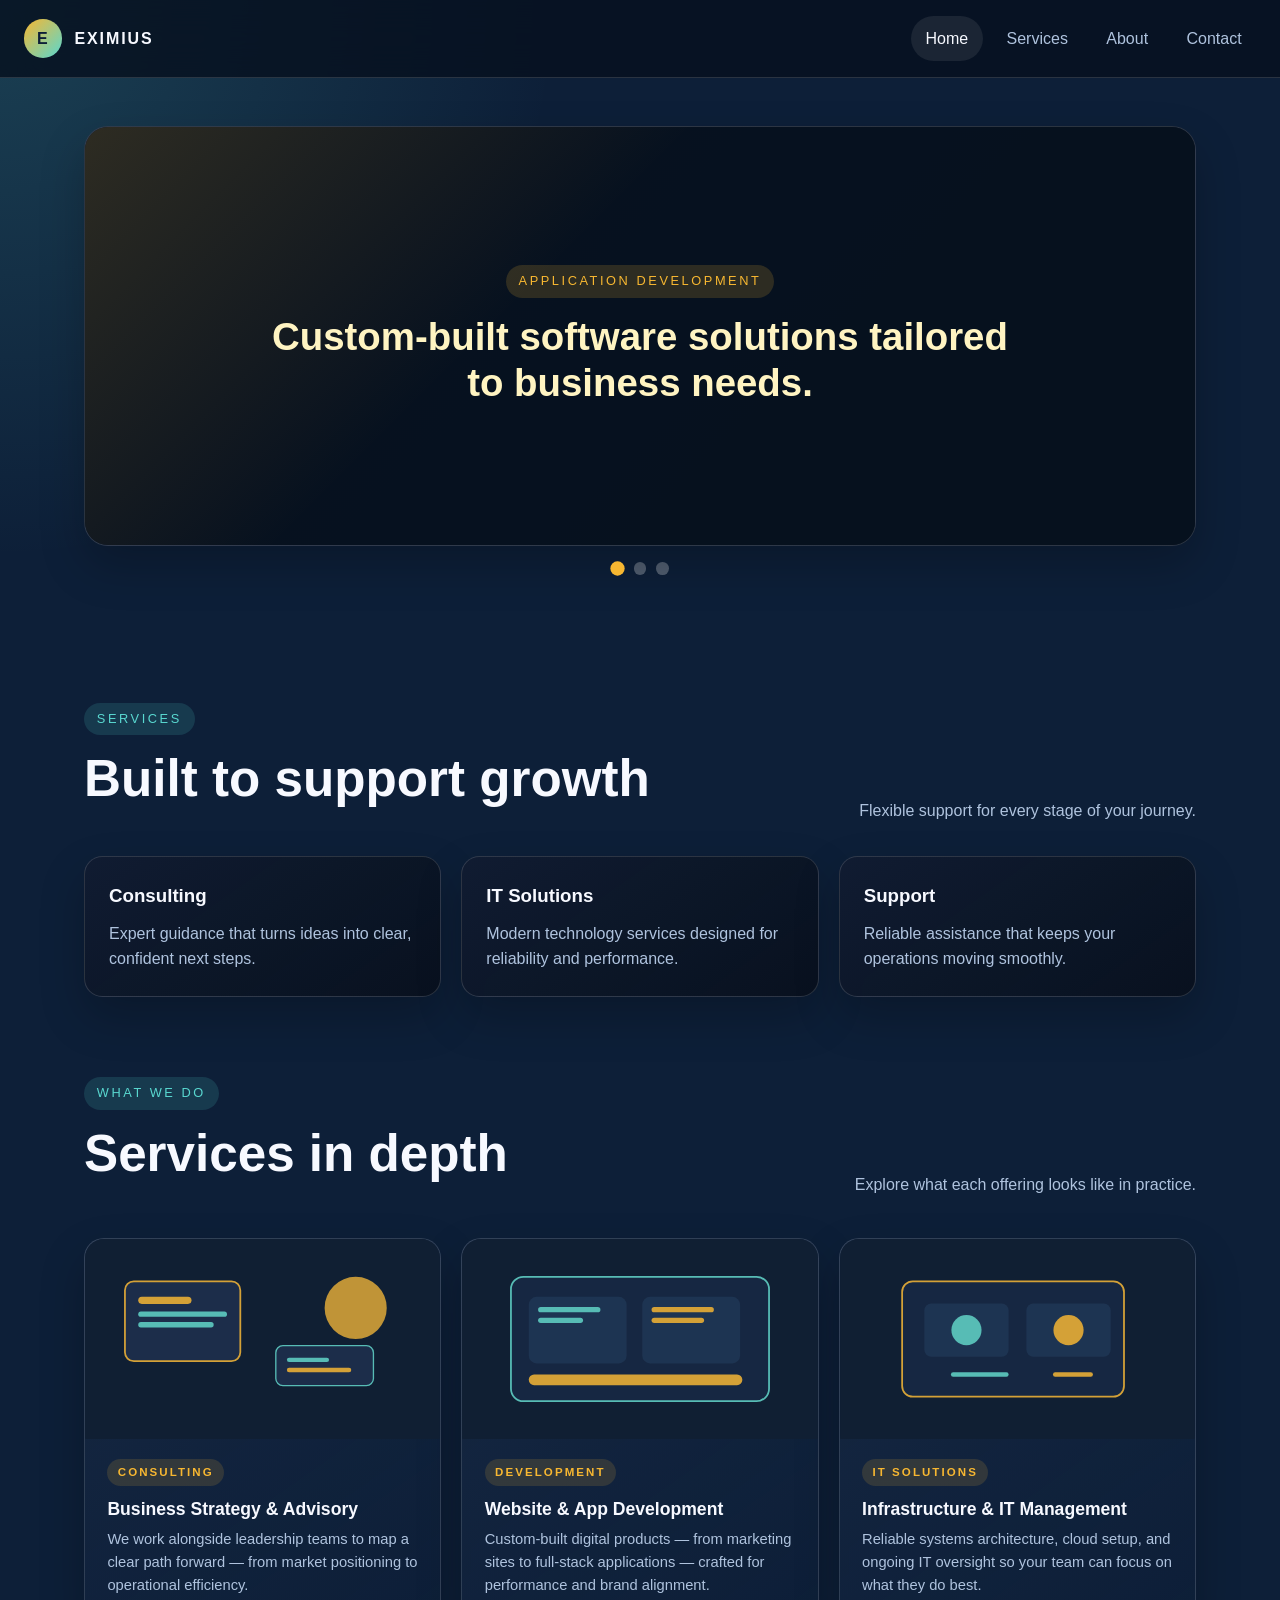
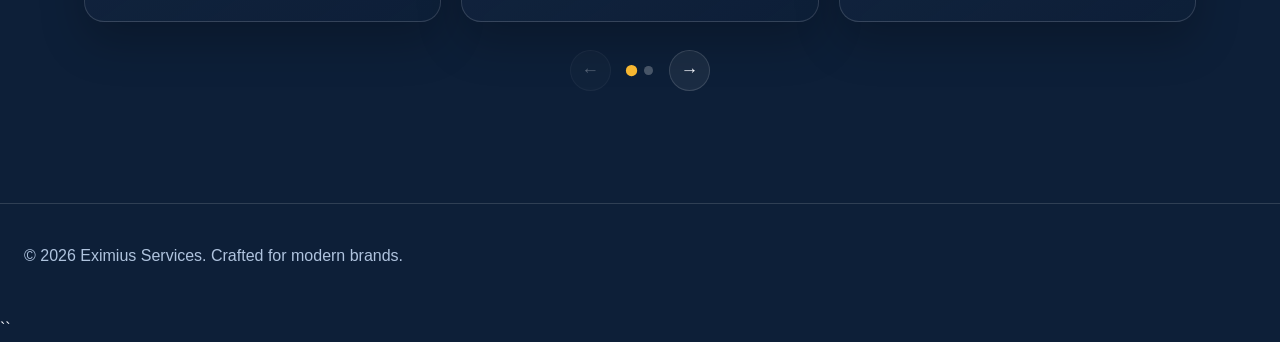
<file: index.html>
<!DOCTYPE html>
<html lang="en">
<head>
  <meta charset="UTF-8">
  <meta name="viewport" content="width=device-width, initial-scale=1.0">
  <title>Eximius Services</title>
  <link rel="stylesheet" href="styles.css">
</head>
<body>
  <div class="page-shell">
    <nav class="navbar">
      <a class="brand" href="index.html" aria-label="Eximius home">
        <span class="brand-mark">E</span>
        <span>Eximius</span>
      </a>
      <button class="menu-toggle" type="button" aria-label="Toggle navigation" aria-expanded="false">
        <span></span>
        <span></span>
        <span></span>
      </button>
      <div class="nav-links">
        <a class="nav-link active" href="index.html">Home</a>
        <a class="nav-link" href="services.html">Services</a>
        <a class="nav-link" href="about.html">About</a>
        <a class="nav-link" href="contact.html">Contact</a>
      </div>
    </nav>

    <main>
      <section class="hero-slider" aria-label="Eximius Services highlights">
        <div class="slider">
          <div class="slide active">
            <div class="slide-content">
              <span class="eyebrow">Application Development</span>
              <h2>Custom-built software solutions tailored to business needs.</h2>
            </div>
          </div>
          <div class="slide">
            <div class="slide-content">
              <span class="eyebrow">Website Development</span>
              <h2>Professional, responsive websites designed for performance and branding.</h2>
            </div>
          </div>
          <div class="slide">
            <div class="slide-content">
              <span class="eyebrow">IT &amp; Process Consulting</span>
              <h2>Helping businesses improve operations with smart IT and process strategies.</h2>
            </div>
          </div>
        </div>

        <div class="slider-dots" aria-label="Slide navigation">
          <button class="dot active" type="button" data-slide="0" aria-label="Go to slide 1"></button>
          <button class="dot" type="button" data-slide="1" aria-label="Go to slide 2"></button>
          <button class="dot" type="button" data-slide="2" aria-label="Go to slide 3"></button>
        </div>
      </section>

      <section class="services reveal">
        <div class="section-heading">
          <div>
            <span class="eyebrow">Services</span>
            <h2>Built to support growth</h2>
          </div>
          <p>Flexible support for every stage of your journey.</p>
        </div>

        <div class="cards">
          <article class="card">
            <h3>Consulting</h3>
            <p>Expert guidance that turns ideas into clear, confident next steps.</p>
          </article>

          <article class="card">
            <h3>IT Solutions</h3>
            <p>Modern technology services designed for reliability and performance.</p>
          </article>

          <article class="card">
            <h3>Support</h3>
            <p>Reliable assistance that keeps your operations moving smoothly.</p>
          </article>
        </div>
      </section>

      <section class="service-carousel reveal">
        <div class="section-heading">
          <div>
            <span class="eyebrow">What we do</span>
            <h2>Services in depth</h2>
          </div>
          <p>Explore what each offering looks like in practice.</p>
        </div>

        <div class="sc-track-wrapper">
          <div class="sc-track" id="scTrack">

            <div class="sc-slide">
              <img class="sc-img" src="assets/consulting.svg" alt="Business consulting session" loading="lazy">
              <div class="sc-body">
                <span class="sc-tag">Consulting</span>
                <h3>Business Strategy &amp; Advisory</h3>
                <p>We work alongside leadership teams to map a clear path forward — from market positioning to operational efficiency.</p>
              </div>
            </div>

            <div class="sc-slide">
              <img class="sc-img" src="assets/development.svg" alt="Web development workspace" loading="lazy">
              <div class="sc-body">
                <span class="sc-tag">Development</span>
                <h3>Website &amp; App Development</h3>
                <p>Custom-built digital products — from marketing sites to full-stack applications — crafted for performance and brand alignment.</p>
              </div>
            </div>

            <div class="sc-slide">
              <img class="sc-img" src="assets/it.svg" alt="IT infrastructure and networking" loading="lazy">
              <div class="sc-body">
                <span class="sc-tag">IT Solutions</span>
                <h3>Infrastructure &amp; IT Management</h3>
                <p>Reliable systems architecture, cloud setup, and ongoing IT oversight so your team can focus on what they do best.</p>
              </div>
            </div>

            <div class="sc-slide">
              <img class="sc-img" src="assets/process.svg" alt="Team collaboration and process improvement" loading="lazy">
              <div class="sc-body">
                <span class="sc-tag">Process</span>
                <h3>Workflow &amp; Process Optimisation</h3>
                <p>We audit, redesign, and streamline your internal workflows — reducing friction and unlocking capacity across your team.</p>
              </div>
            </div>

            <div class="sc-slide">
              <img class="sc-img" src="assets/analytics.svg" alt="Data analytics dashboard" loading="lazy">
              <div class="sc-body">
                <span class="sc-tag">Analytics</span>
                <h3>Data &amp; Reporting Dashboards</h3>
                <p>Turn raw data into decision-ready insights with custom dashboards and reporting pipelines tailored to your KPIs.</p>
              </div>
            </div>

            <div class="sc-slide">
              <img class="sc-img" src="assets/support.svg" alt="Ongoing client support" loading="lazy">
              <div class="sc-body">
                <span class="sc-tag">Support</span>
                <h3>Ongoing Managed Support</h3>
                <p>Dedicated support packages that keep your systems healthy, your team unblocked, and your operations running smoothly.</p>
              </div>
            </div>

          </div>
        </div>

        <div class="sc-controls">
          <button class="sc-btn" id="scPrev" aria-label="Previous services">&#8592;</button>
          <div class="sc-dots" id="scDots"></div>
          <button class="sc-btn" id="scNext" aria-label="Next services">&#8594;</button>
        </div>
      </section>
    </main>

    <footer>
      <p>© 2026 Eximius Services. Crafted for modern brands.</p>
    </footer>
  </div>

  <script src="script.js"></script>
</body>
</html>
``
</file>
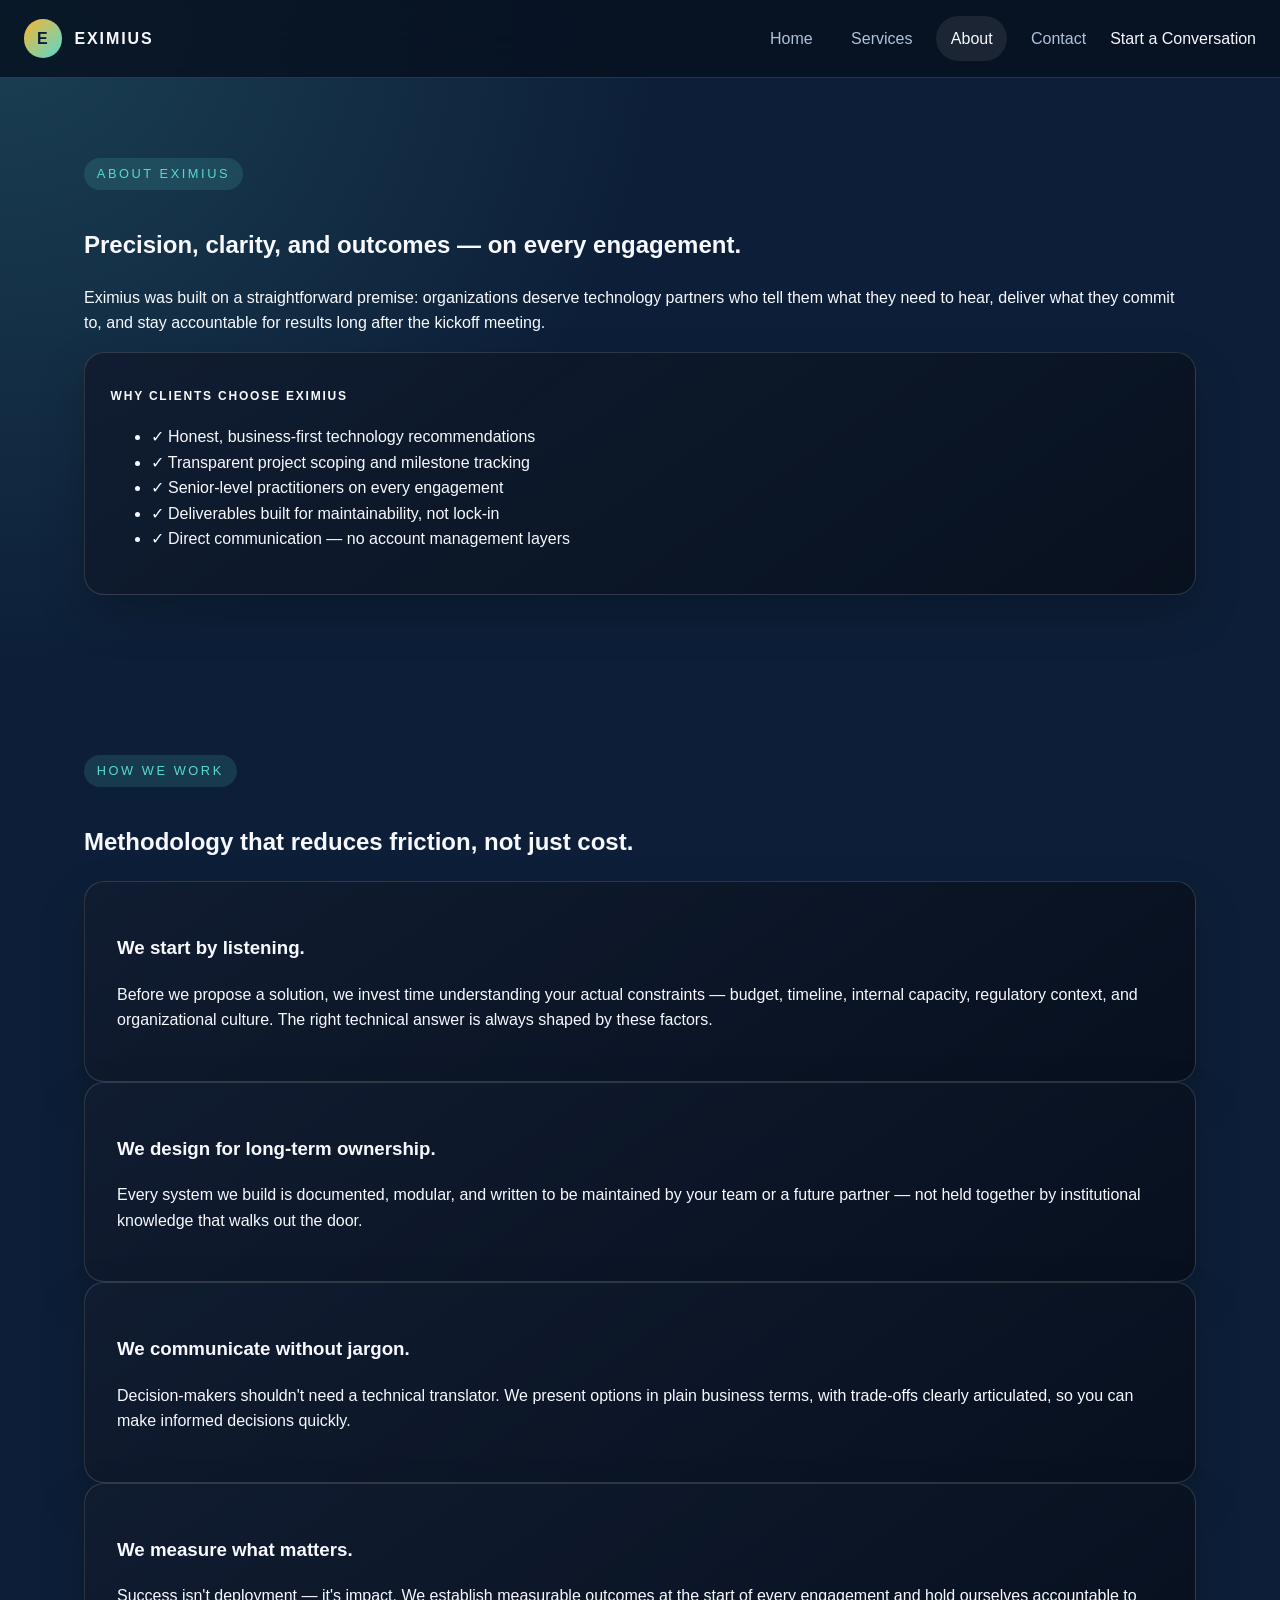
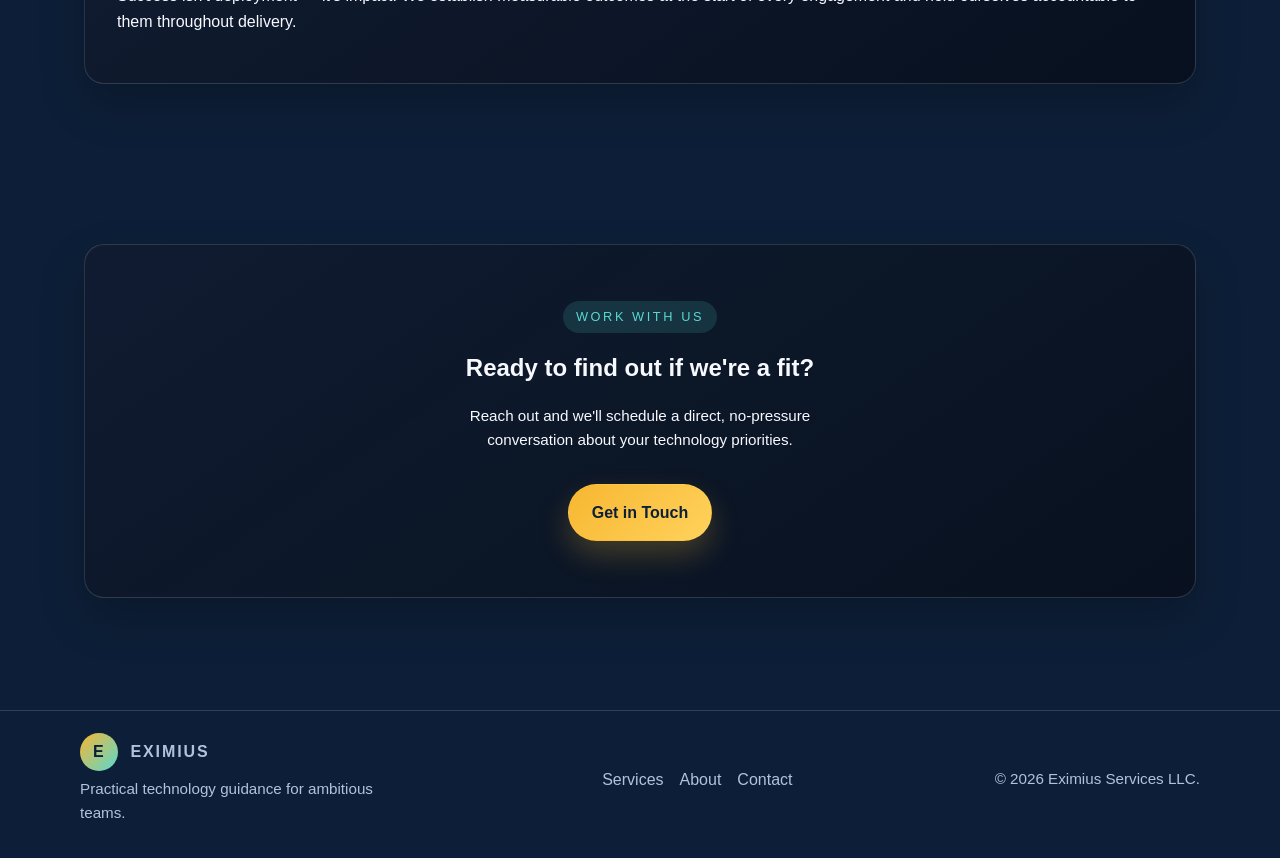
<file: about.html>
<!DOCTYPE html>
<html lang="en">
<head>
  <meta charset="UTF-8">
  <meta name="viewport" content="width=device-width, initial-scale=1.0">
  <title>About — Eximius IT Consulting</title>
  <meta name="description" content="Eximius is an IT consulting firm committed to practical strategy, disciplined delivery, and technology that creates lasting business value.">
  <link rel="stylesheet" href="styles.css">
</head>
<body>
  <div class="page-shell">

    <!-- NAVIGATION -->
    <nav class="navbar" role="navigation" aria-label="Main navigation">
      <a class="brand" href="index.html" aria-label="Eximius home">
        <span class="brand-mark">E</span>
        <span>Eximius</span>
      </a>
      <button class="menu-toggle" type="button" aria-label="Toggle navigation" aria-expanded="false">
        <span></span><span></span><span></span>
      </button>
      <div class="nav-links">
        <a class="nav-link" href="index.html">Home</a>
        <a class="nav-link" href="services.html">Services</a>
        <a class="nav-link active" href="about.html">About</a>
        <a class="nav-link" href="contact.html">Contact</a>
        <a class="nav-cta" href="contact.html">Start a Conversation</a>
      </div>
    </nav>

    <main>

      <!-- PAGE HERO -->
      <section class="page-hero">
        <div class="container">
          <div class="page-hero-layout">
            <div class="reveal">
              <span class="eyebrow">About Eximius</span>
              <h1>Precision, clarity, and outcomes — on every engagement.</h1>
              <span class="gold-rule"></span>
              <p>Eximius was built on a straightforward premise: organizations deserve technology partners who tell them what they need to hear, deliver what they commit to, and stay accountable for results long after the kickoff meeting.</p>
            </div>

            <!-- Right: Why choose us panel -->
            <div class="reveal">
              <div class="form-panel">
                <p style="font-size:0.75rem; font-weight:700; letter-spacing:0.15em; text-transform:uppercase; color:var(--text-3); margin-bottom:1.1rem;">Why clients choose Eximius</p>
                <ul class="check-list">
                  <li><span class="check-icon">✓</span> Honest, business-first technology recommendations</li>
                  <li><span class="check-icon">✓</span> Transparent project scoping and milestone tracking</li>
                  <li><span class="check-icon">✓</span> Senior-level practitioners on every engagement</li>
                  <li><span class="check-icon">✓</span> Deliverables built for maintainability, not lock-in</li>
                  <li><span class="check-icon">✓</span> Direct communication — no account management layers</li>
                </ul>
              </div>
            </div>
          </div>
        </div>
      </section>

      <!-- OUR APPROACH -->
      <section>
        <div class="container">
          <div class="reveal">
            <span class="eyebrow">How We Work</span>
            <h2 class="section-title">Methodology that reduces friction, not just cost.</h2>
          </div>

          <div class="about-values">
            <div class="value-card reveal">
              <h3>We start by listening.</h3>
              <p>
                Before we propose a solution, we invest time understanding your actual constraints — budget, timeline, internal capacity, regulatory context, and organizational culture. The right technical answer is always shaped by these factors.
              </p>
            </div>

            <div class="value-card reveal">
              <h3>We design for long-term ownership.</h3>
              <p>
                Every system we build is documented, modular, and written to be maintained by your team or a future partner — not held together by institutional knowledge that walks out the door.
              </p>
            </div>

            <div class="value-card reveal">
              <h3>We communicate without jargon.</h3>
              <p>
                Decision-makers shouldn't need a technical translator. We present options in plain business terms, with trade-offs clearly articulated, so you can make informed decisions quickly.
              </p>
            </div>

            <div class="value-card reveal">
              <h3>We measure what matters.</h3>
              <p>
                Success isn't deployment — it's impact. We establish measurable outcomes at the start of every engagement and hold ourselves accountable to them throughout delivery.
              </p>
            </div>
          </div>
        </div>
      </section>

      <!-- CTA -->
      <section>
        <div class="container">
          <div class="form-panel reveal" style="text-align:center; padding:3.5rem 2.5rem;">
            <span class="eyebrow" style="justify-content:center;">Work With Us</span>
            <h2 class="section-title" style="margin:0 auto 1rem; max-width:480px;">
              Ready to find out if we're a fit?
            </h2>
            <p style="color:var(--text-2); font-size:0.95rem; margin-bottom:2rem; max-width:400px; margin-left:auto; margin-right:auto;">
              Reach out and we'll schedule a direct, no-pressure conversation about your technology priorities.
            </p>
            <a class="btn btn-primary" href="contact.html">Get in Touch</a>
          </div>
        </div>
      </section>

    </main>

    <!-- FOOTER -->
    <footer class="footer">
      <div class="container footer-shell">
        <div class="footer-brand">
          <div class="brand">
            <span class="brand-mark">E</span>
            <span class="brand-name">Eximius</span>
          </div>
          <p class="footer-desc">Practical technology guidance for ambitious teams.</p>
        </div>
        <div class="footer-links-group">
          <a href="services.html">Services</a>
          <a href="about.html">About</a>
          <a href="contact.html">Contact</a>
        </div>
        <p class="footer-copy">© 2026 Eximius Services LLC.</p>
      </div>
    </footer>

  </div>
  <script src="script.js"></script>
</body>
</html>
</file>
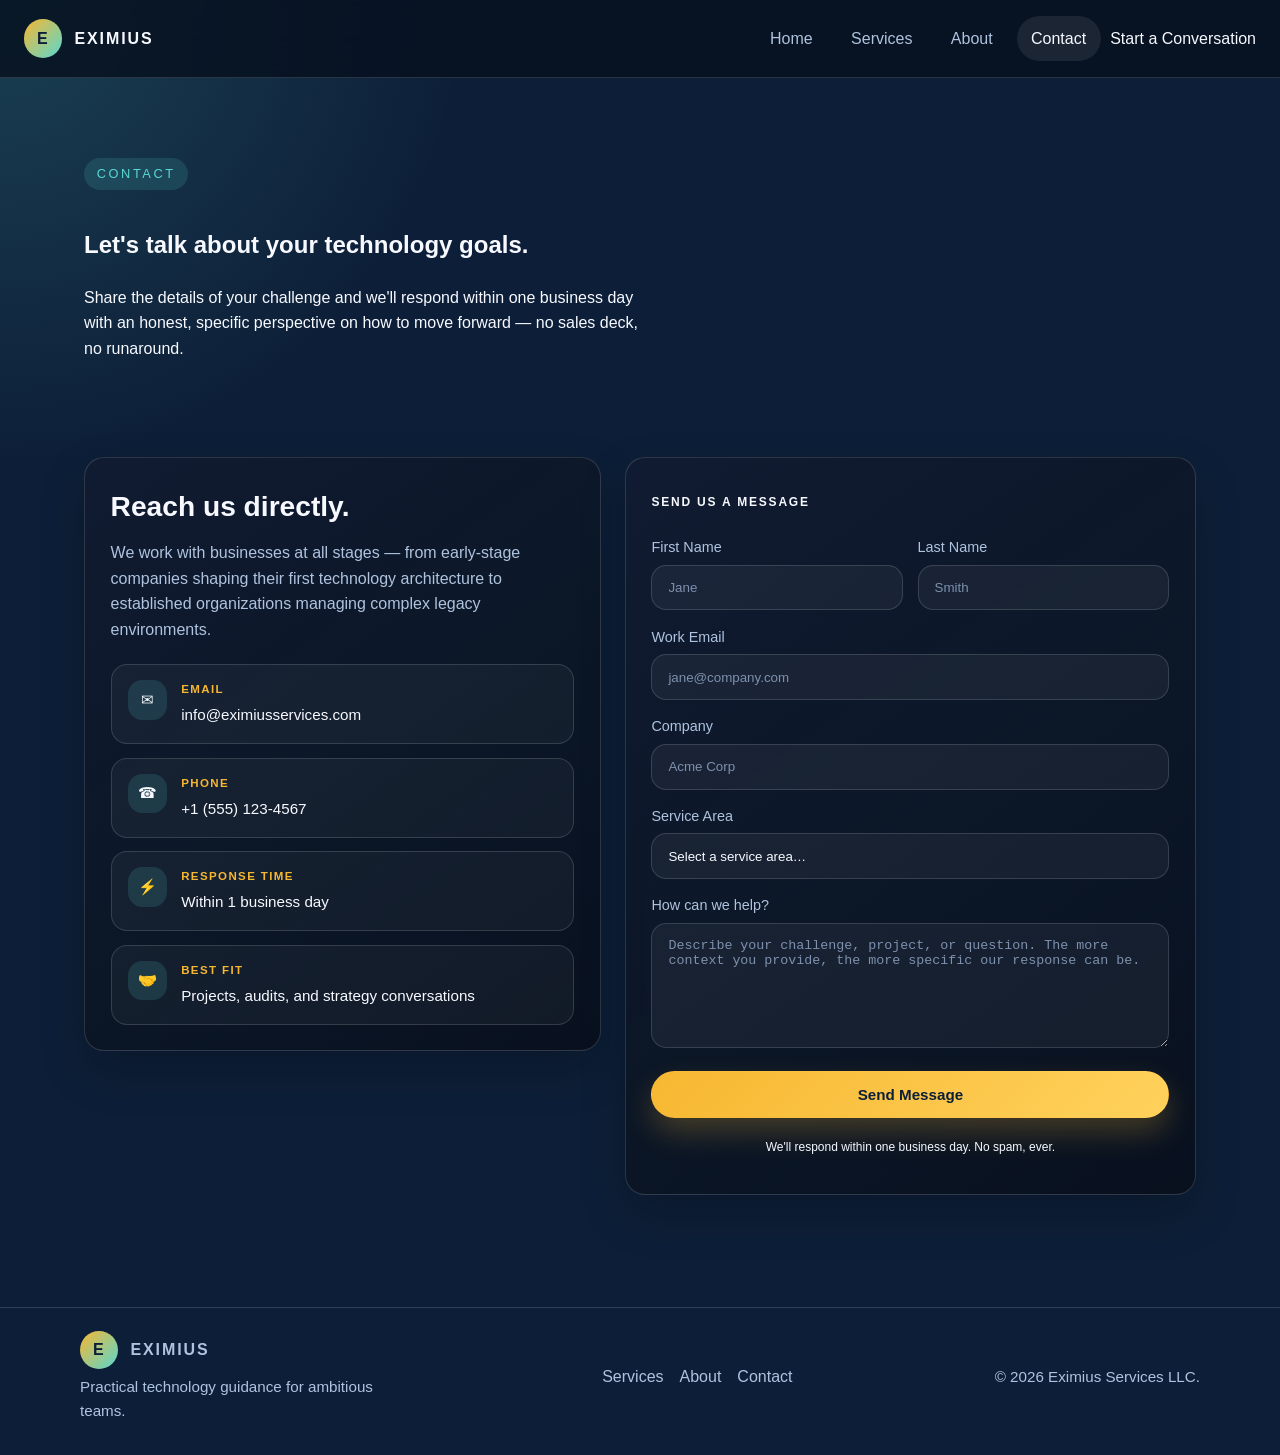
<file: contact.html>
<!DOCTYPE html>
<html lang="en">
<head>
  <meta charset="UTF-8">
  <meta name="viewport" content="width=device-width, initial-scale=1.0">
  <title>Contact — Eximius IT Consulting</title>
  <meta name="description" content="Get in touch with Eximius Services. Share your technology challenge and we'll respond with a clear, practical perspective.">
  <link rel="stylesheet" href="styles.css">
</head>
<body>
  <div class="page-shell">

    <!-- NAVIGATION -->
    <nav class="navbar" role="navigation" aria-label="Main navigation">
      <a class="brand" href="index.html" aria-label="Eximius home">
        <span class="brand-mark">E</span>
        <span>Eximius</span>
      </a>
      <button class="menu-toggle" type="button" aria-label="Toggle navigation" aria-expanded="false">
        <span></span><span></span><span></span>
      </button>
      <div class="nav-links">
        <a class="nav-link" href="index.html">Home</a>
        <a class="nav-link" href="services.html">Services</a>
        <a class="nav-link" href="about.html">About</a>
        <a class="nav-link active" href="contact.html">Contact</a>
        <a class="nav-cta" href="contact.html">Start a Conversation</a>
      </div>
    </nav>

    <main>

      <!-- PAGE HERO -->
      <section class="page-hero" style="padding-bottom:2rem;">
        <div class="container">
          <div class="reveal">
            <span class="eyebrow">Contact</span>
            <h1>Let's talk about your technology goals.</h1>
            <span class="gold-rule"></span>
            <p style="max-width:560px;">
              Share the details of your challenge and we'll respond within one business day with an honest, specific perspective on how to move forward — no sales deck, no runaround.
            </p>
          </div>
        </div>
      </section>

      <!-- CONTACT BODY -->
      <section style="padding-top:3rem;">
        <div class="container">
          <div class="contact-layout">

            <!-- Left: Contact info -->
            <div class="contact-info reveal">
              <h2>Reach us directly.</h2>
              <p>
                We work with businesses at all stages — from early-stage companies shaping their first technology architecture to established organizations managing complex legacy environments.
              </p>

              <div class="contact-items">
                <div class="contact-item">
                  <span class="contact-item-icon">✉</span>
                  <div>
                    <div class="contact-label">Email</div>
                    <a href="mailto:info@eximiusservices.com">info@eximiusservices.com</a>
                  </div>
                </div>
                <div class="contact-item">
                  <span class="contact-item-icon">☎</span>
                  <div>
                    <div class="contact-label">Phone</div>
                    <a href="tel:+15551234567">+1 (555) 123‑4567</a>
                  </div>
                </div>
                <div class="contact-item">
                  <span class="contact-item-icon">⚡</span>
                  <div>
                    <div class="contact-label">Response time</div>
                    <span>Within 1 business day</span>
                  </div>
                </div>
                <div class="contact-item">
                  <span class="contact-item-icon">🤝</span>
                  <div>
                    <div class="contact-label">Best fit</div>
                    <span>Projects, audits, and strategy conversations</span>
                  </div>
                </div>
              </div>
            </div>

            <!-- Right: Contact form -->
            <div class="form-panel reveal">
              <p style="font-size:0.75rem; font-weight:700; letter-spacing:0.15em; text-transform:uppercase; color:var(--text-3); margin-bottom:1.5rem;">Send us a message</p>

              <div class="form-grid" id="contact-form" role="form" aria-label="Contact form">
                <div class="form-row">
                  <div>
                    <label for="first-name">First Name</label>
                    <input type="text" id="first-name" name="first-name" placeholder="Jane" autocomplete="given-name">
                  </div>
                  <div>
                    <label for="last-name">Last Name</label>
                    <input type="text" id="last-name" name="last-name" placeholder="Smith" autocomplete="family-name">
                  </div>
                </div>

                <div>
                  <label for="email">Work Email</label>
                  <input type="email" id="email" name="email" placeholder="jane@company.com" autocomplete="email">
                </div>

                <div>
                  <label for="company">Company</label>
                  <input type="text" id="company" name="company" placeholder="Acme Corp" autocomplete="organization">
                </div>

                <div>
                  <label for="service">Service Area</label>
                  <select id="service" name="service">
                    <option value="" disabled selected>Select a service area…</option>
                    <option>Application Development</option>
                    <option>Website Development</option>
                    <option>IT &amp; Process Consulting</option>
                    <option>Database Administration</option>
                    <option>IT Procurement</option>
                    <option>Not sure — I need guidance</option>
                  </select>
                </div>

                <div>
                  <label for="message">How can we help?</label>
                  <textarea id="message" name="message" placeholder="Describe your challenge, project, or question. The more context you provide, the more specific our response can be."></textarea>
                </div>

                <button class="btn btn-primary" type="button" id="submit-btn" style="width:100%; font-size:0.95rem;">
                  Send Message
                </button>

                <p style="font-size:0.75rem; color:var(--text-3); text-align:center; margin-top:0.25rem;">
                  We'll respond within one business day. No spam, ever.
                </p>
              </div>

              <!-- Success state (hidden by default) -->
              <div id="form-success" style="display:none; text-align:center; padding:2rem 0;">
                <div style="font-size:2rem; margin-bottom:1rem;">✅</div>
                <h3 style="color:#fff; margin-bottom:0.5rem;">Message received.</h3>
                <p style="color:var(--text-2); font-size:0.9rem;">We'll be in touch within one business day.</p>
              </div>
            </div>

          </div>
        </div>
      </section>

    </main>

    <!-- FOOTER -->
    <footer class="footer">
      <div class="container footer-shell">
        <div class="footer-brand">
          <div class="brand">
            <span class="brand-mark">E</span>
            <span class="brand-name">Eximius</span>
          </div>
          <p class="footer-desc">Practical technology guidance for ambitious teams.</p>
        </div>
        <div class="footer-links-group">
          <a href="services.html">Services</a>
          <a href="about.html">About</a>
          <a href="contact.html">Contact</a>
        </div>
        <p class="footer-copy">© 2026 Eximius Services LLC.</p>
      </div>
    </footer>

  </div>
  <script src="script.js"></script>
</body>
</html>
</file>
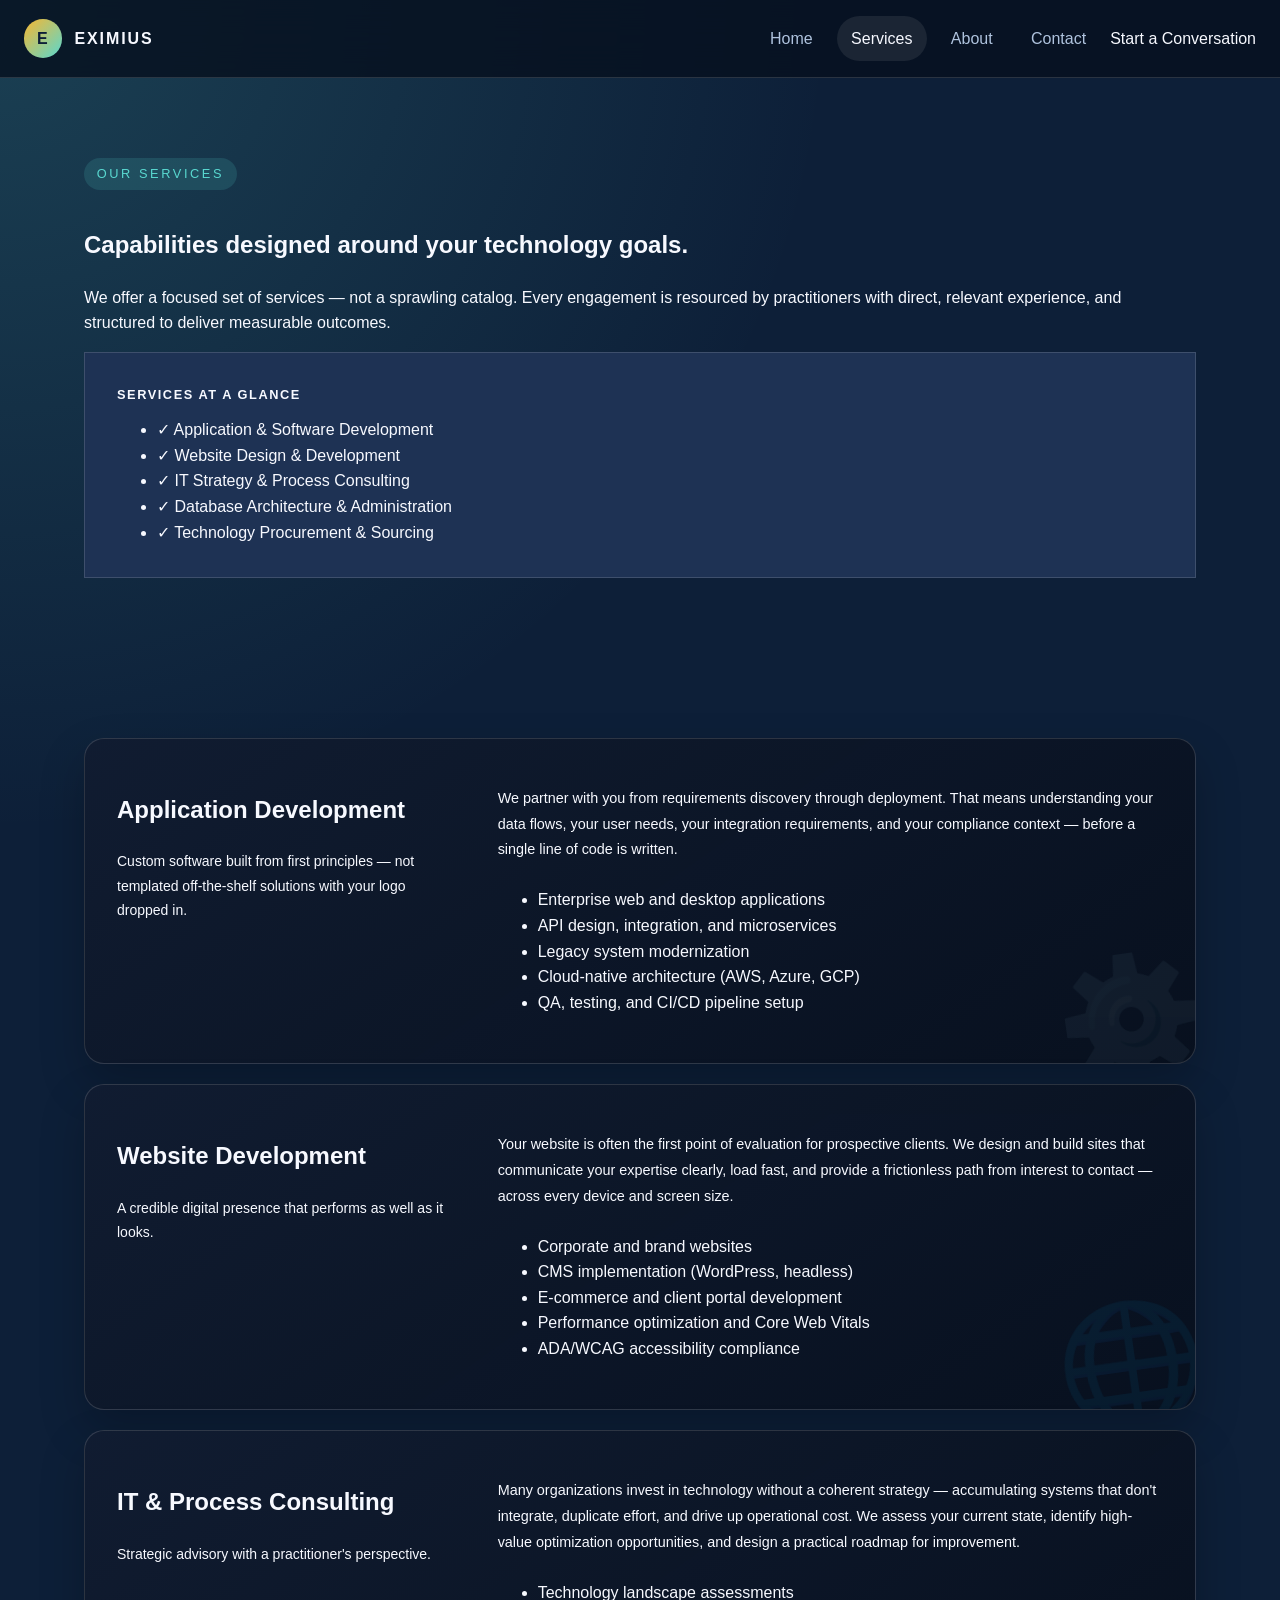
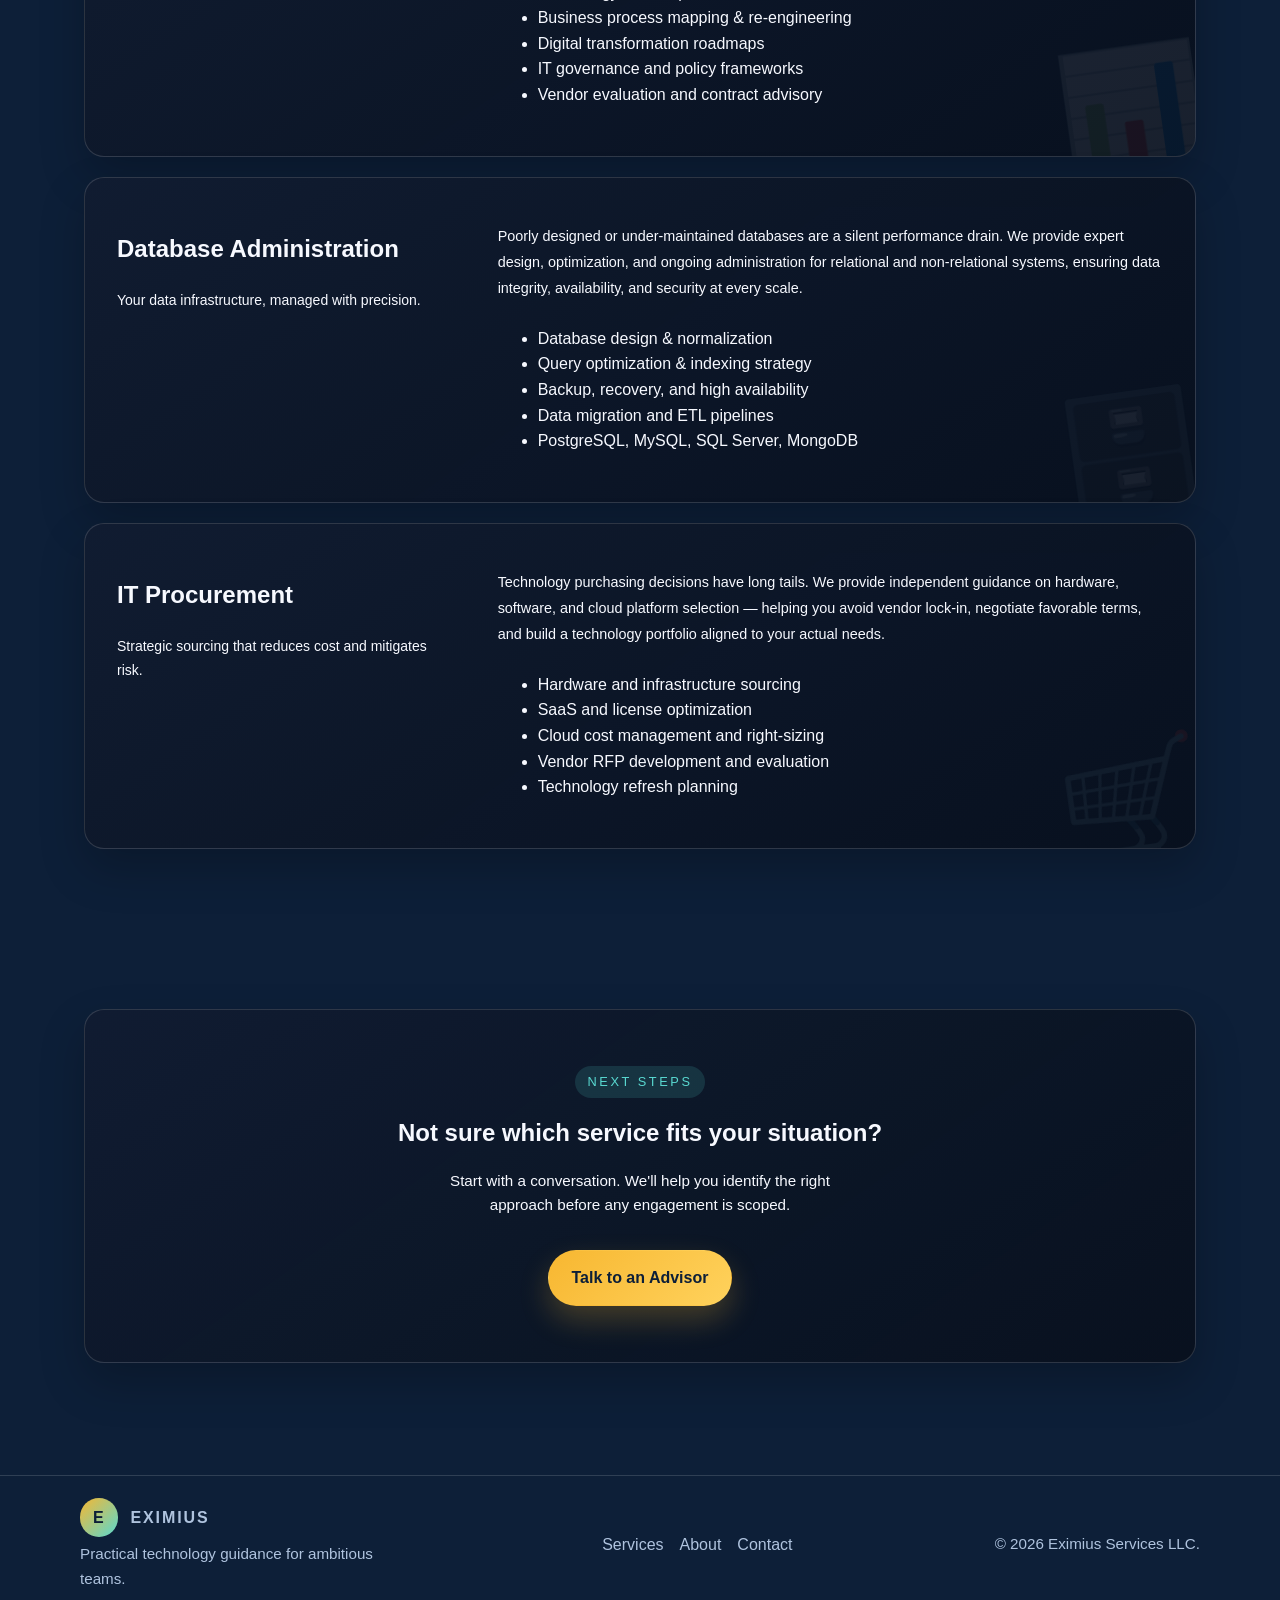
<file: services.html>
<!DOCTYPE html>
<html lang="en">
<head>
  <meta charset="UTF-8">
  <meta name="viewport" content="width=device-width, initial-scale=1.0">
  <title>Services — Eximius IT Consulting</title>
  <meta name="description" content="Eximius delivers application development, web development, IT consulting, database administration, and IT procurement services.">
  <link rel="stylesheet" href="styles.css">
</head>
<body>
  <div class="page-shell">

    <!-- NAVIGATION -->
    <nav class="navbar" role="navigation" aria-label="Main navigation">
      <a class="brand" href="index.html" aria-label="Eximius home">
        <span class="brand-mark">E</span>
        <span>Eximius</span>
      </a>
      <button class="menu-toggle" type="button" aria-label="Toggle navigation" aria-expanded="false">
        <span></span><span></span><span></span>
      </button>
      <div class="nav-links">
        <a class="nav-link" href="index.html">Home</a>
        <a class="nav-link active" href="services.html">Services</a>
        <a class="nav-link" href="about.html">About</a>
        <a class="nav-link" href="contact.html">Contact</a>
        <a class="nav-cta" href="contact.html">Start a Conversation</a>
      </div>
    </nav>

    <main>

      <!-- PAGE HERO -->
      <section class="page-hero">
        <div class="container">
          <div class="page-hero-layout">
            <div class="reveal">
              <span class="eyebrow">Our Services</span>
              <h1>Capabilities designed around your technology goals.</h1>
              <span class="gold-rule"></span>
              <p>We offer a focused set of services — not a sprawling catalog. Every engagement is resourced by practitioners with direct, relevant experience, and structured to deliver measurable outcomes.</p>
            </div>
            <div class="reveal" style="display:flex; flex-direction:column; gap:1rem;">
              <!--
                DESIGN NOTE: Place a professional technology/office image here.
                Suggested: A developer reviewing architecture diagrams or a team
                working around a conference table with screens. 16:9, high contrast.
              -->
              <div style="background:var(--panel-2); border:1px solid var(--border); border-radius:var(--radius-lg); padding:2rem; display:grid; gap:0.75rem;">
                <p style="font-size:0.8rem; font-weight:700; letter-spacing:0.12em; text-transform:uppercase; color:var(--text-3); margin:0;">Services at a glance</p>
                <ul class="check-list" style="margin:0;">
                  <li><span class="check-icon">✓</span> Application &amp; Software Development</li>
                  <li><span class="check-icon">✓</span> Website Design &amp; Development</li>
                  <li><span class="check-icon">✓</span> IT Strategy &amp; Process Consulting</li>
                  <li><span class="check-icon">✓</span> Database Architecture &amp; Administration</li>
                  <li><span class="check-icon">✓</span> Technology Procurement &amp; Sourcing</li>
                </ul>
              </div>
            </div>
          </div>
        </div>
      </section>

      <!-- SERVICES DETAIL -->
      <section class="services-section">
        <div class="container">

          <!-- Application Development -->
          <div class="value-card reveal service-card" style="margin-bottom:1.25rem;">
            <div class="service-card-bg service-card-bg-blue" aria-hidden="true"><span>⚙️</span></div>
            <div class="service-card-grid">
              <div>
                <h2 class="section-title" style="font-size:1.5rem;">Application Development</h2>
                <span class="gold-rule" style="margin:1rem 0;"></span>
                <p style="font-size:0.875rem; color:var(--text-2); line-height:1.75;">
                  Custom software built from first principles — not templated off-the-shelf solutions with your logo dropped in.
                </p>
              </div>
              <div>
                <p style="color:var(--text-2); font-size:0.9rem; line-height:1.8; margin-bottom:1.5rem;">
                  We partner with you from requirements discovery through deployment. That means understanding your data flows, your user needs, your integration requirements, and your compliance context — before a single line of code is written.
                </p>
                <ul class="feature-list" style="max-width:480px;">
                  <li>Enterprise web and desktop applications</li>
                  <li>API design, integration, and microservices</li>
                  <li>Legacy system modernization</li>
                  <li>Cloud-native architecture (AWS, Azure, GCP)</li>
                  <li>QA, testing, and CI/CD pipeline setup</li>
                </ul>
              </div>
            </div>
          </div>

          <!-- Website Development -->
          <div class="value-card reveal service-card" style="margin-bottom:1.25rem;">
            <div class="service-card-bg service-card-bg-gold" aria-hidden="true"><span>🌐</span></div>
            <div class="service-card-grid">
              <div>
                <h2 class="section-title" style="font-size:1.5rem;">Website Development</h2>
                <span class="gold-rule" style="margin:1rem 0;"></span>
                <p style="font-size:0.875rem; color:var(--text-2); line-height:1.75;">
                  A credible digital presence that performs as well as it looks.
                </p>
              </div>
              <div>
                <p style="color:var(--text-2); font-size:0.9rem; line-height:1.8; margin-bottom:1.5rem;">
                  Your website is often the first point of evaluation for prospective clients. We design and build sites that communicate your expertise clearly, load fast, and provide a frictionless path from interest to contact — across every device and screen size.
                </p>
                <ul class="feature-list" style="max-width:480px;">
                  <li>Corporate and brand websites</li>
                  <li>CMS implementation (WordPress, headless)</li>
                  <li>E-commerce and client portal development</li>
                  <li>Performance optimization and Core Web Vitals</li>
                  <li>ADA/WCAG accessibility compliance</li>
                </ul>
              </div>
            </div>
          </div>

          <!-- IT Consulting -->
          <div class="value-card reveal service-card" style="margin-bottom:1.25rem;">
            <div class="service-card-bg service-card-bg-blue" aria-hidden="true"><span>📊</span></div>
            <div class="service-card-grid">
              <div>
                <h2 class="section-title" style="font-size:1.5rem;">IT &amp; Process Consulting</h2>
                <span class="gold-rule" style="margin:1rem 0;"></span>
                <p style="font-size:0.875rem; color:var(--text-2); line-height:1.75;">
                  Strategic advisory with a practitioner's perspective.
                </p>
              </div>
              <div>
                <p style="color:var(--text-2); font-size:0.9rem; line-height:1.8; margin-bottom:1.5rem;">
                  Many organizations invest in technology without a coherent strategy — accumulating systems that don't integrate, duplicate effort, and drive up operational cost. We assess your current state, identify high-value optimization opportunities, and design a practical roadmap for improvement.
                </p>
                <ul class="feature-list" style="max-width:480px;">
                  <li>Technology landscape assessments</li>
                  <li>Business process mapping &amp; re-engineering</li>
                  <li>Digital transformation roadmaps</li>
                  <li>IT governance and policy frameworks</li>
                  <li>Vendor evaluation and contract advisory</li>
                </ul>
              </div>
            </div>
          </div>

          <!-- Database Administration -->
          <div class="value-card reveal service-card" style="margin-bottom:1.25rem;">
            <div class="service-card-bg service-card-bg-gold" aria-hidden="true"><span>🗄️</span></div>
            <div class="service-card-grid">
              <div>
                <h2 class="section-title" style="font-size:1.5rem;">Database Administration</h2>
                <span class="gold-rule" style="margin:1rem 0;"></span>
                <p style="font-size:0.875rem; color:var(--text-2); line-height:1.75;">
                  Your data infrastructure, managed with precision.
                </p>
              </div>
              <div>
                <p style="color:var(--text-2); font-size:0.9rem; line-height:1.8; margin-bottom:1.5rem;">
                  Poorly designed or under-maintained databases are a silent performance drain. We provide expert design, optimization, and ongoing administration for relational and non-relational systems, ensuring data integrity, availability, and security at every scale.
                </p>
                <ul class="feature-list" style="max-width:480px;">
                  <li>Database design &amp; normalization</li>
                  <li>Query optimization &amp; indexing strategy</li>
                  <li>Backup, recovery, and high availability</li>
                  <li>Data migration and ETL pipelines</li>
                  <li>PostgreSQL, MySQL, SQL Server, MongoDB</li>
                </ul>
              </div>
            </div>
          </div>

          <!-- IT Procurement -->
          <div class="value-card reveal service-card">
            <div class="service-card-bg service-card-bg-blue" aria-hidden="true"><span>🛒</span></div>
            <div class="service-card-grid">
              <div>
                <h2 class="section-title" style="font-size:1.5rem;">IT Procurement</h2>
                <span class="gold-rule" style="margin:1rem 0;"></span>
                <p style="font-size:0.875rem; color:var(--text-2); line-height:1.75;">
                  Strategic sourcing that reduces cost and mitigates risk.
                </p>
              </div>
              <div>
                <p style="color:var(--text-2); font-size:0.9rem; line-height:1.8; margin-bottom:1.5rem;">
                  Technology purchasing decisions have long tails. We provide independent guidance on hardware, software, and cloud platform selection — helping you avoid vendor lock-in, negotiate favorable terms, and build a technology portfolio aligned to your actual needs.
                </p>
                <ul class="feature-list" style="max-width:480px;">
                  <li>Hardware and infrastructure sourcing</li>
                  <li>SaaS and license optimization</li>
                  <li>Cloud cost management and right-sizing</li>
                  <li>Vendor RFP development and evaluation</li>
                  <li>Technology refresh planning</li>
                </ul>
              </div>
            </div>
          </div>

        </div>
      </section>

      <!-- CTA -->
      <section>
        <div class="container">
          <div class="form-panel reveal" style="text-align:center; padding:3.5rem 2.5rem;">
            <span class="eyebrow" style="justify-content:center;">Next Steps</span>
            <h2 class="section-title" style="margin:0 auto 1rem; max-width:560px;">
              Not sure which service fits your situation?
            </h2>
            <p style="color:var(--text-2); font-size:0.95rem; margin-bottom:2rem; max-width:440px; margin-left:auto; margin-right:auto;">
              Start with a conversation. We'll help you identify the right approach before any engagement is scoped.
            </p>
            <a class="btn btn-primary" href="contact.html">Talk to an Advisor</a>
          </div>
        </div>
      </section>

    </main>

    <!-- FOOTER -->
    <footer class="footer">
      <div class="container footer-shell">
        <div class="footer-brand">
          <div class="brand">
            <span class="brand-mark">E</span>
            <span class="brand-name">Eximius</span>
          </div>
          <p class="footer-desc">Practical technology guidance for ambitious teams.</p>
        </div>
        <div class="footer-links-group">
          <a href="services.html">Services</a>
          <a href="about.html">About</a>
          <a href="contact.html">Contact</a>
        </div>
        <p class="footer-copy">© 2026 Eximius Services LLC.</p>
      </div>
    </footer>

  </div>
  <script src="script.js"></script>
</body>
</html>
</file>
<file: styles.css>
:root {
  --bg: #0d1f38;
  --panel: #162742;
  --panel-2: #1e3254;
  --text: #f7f9ff;
  --muted: #afc3de;
  --accent: #f7b731;
  --accent-2: #59d8d0;
  --border: rgba(255, 255, 255, 0.14);
  --shadow: 0 20px 45px rgba(0, 0, 0, 0.22);
}

* {
  box-sizing: border-box;
}

html {
  scroll-behavior: smooth;
}

body {
  margin: 0;
  font-family: "Segoe UI", Tahoma, Geneva, Verdana, sans-serif;
  line-height: 1.6;
  color: var(--text);
  background: radial-gradient(circle at top left, rgba(89, 216, 208, 0.18), transparent 24%), var(--bg);
}

a {
  color: inherit;
  text-decoration: none;
}

.page-shell {
  min-height: 100vh;
  display: flex;
  flex-direction: column;
}

.navbar {
  position: sticky;
  top: 0;
  z-index: 1000;
  display: flex;
  justify-content: space-between;
  align-items: center;
  padding: 1rem 1.5rem;
  background: rgba(7, 17, 31, 0.82);
  backdrop-filter: blur(18px);
  border-bottom: 1px solid var(--border);
  transition: background 0.3s ease, box-shadow 0.3s ease;
}

.navbar.scrolled {
  background: rgba(7, 17, 31, 0.96);
  box-shadow: 0 10px 35px rgba(0, 0, 0, 0.25);
}

.brand {
  display: flex;
  align-items: center;
  gap: 0.75rem;
  font-weight: 800;
  letter-spacing: 0.12em;
  text-transform: uppercase;
}

.brand-mark {
  display: grid;
  place-items: center;
  width: 2.4rem;
  height: 2.4rem;
  border-radius: 50%;
  background: linear-gradient(135deg, var(--accent), var(--accent-2));
  color: var(--bg);
  font-weight: 900;
}

.nav-links {
  display: flex;
  gap: 0.6rem;
  align-items: center;
}

.nav-link {
  padding: 0.6rem 0.9rem;
  border-radius: 999px;
  color: var(--muted);
  transition: all 0.25s ease;
}

.nav-link:hover,
.nav-link.active {
  color: var(--text);
  background: rgba(255, 255, 255, 0.08);
}

.menu-toggle {
  display: none;
  flex-direction: column;
  gap: 0.25rem;
  border: 0;
  background: transparent;
  cursor: pointer;
  padding: 0.3rem;
}

.menu-toggle span {
  width: 1.45rem;
  height: 2px;
  background: var(--text);
  border-radius: 999px;
  transition: transform 0.25s ease, opacity 0.25s ease;
}

main {
  flex: 1;
}

.container {
  width: min(1120px, 100%);
  margin: 0 auto;
}

section {
  max-width: 1160px;
  margin: 0 auto;
  padding: 5rem 1.5rem;
}

.hero-slider {
  position: relative;
  padding-top: 3rem;
  padding-bottom: 3rem;
}

.slider {
  position: relative;
  min-height: 420px;
  border-radius: 1.5rem;
  overflow: hidden;
  border: 1px solid var(--border);
  box-shadow: var(--shadow);
  background: linear-gradient(135deg, rgba(17, 28, 49, 0.95), rgba(7, 17, 31, 0.96));
}

.slide {
  position: absolute;
  inset: 0;
  display: grid;
  place-items: center;
  text-align: center;
  padding: 2rem;
  opacity: 0;
  transition: opacity 1s ease;
  background: linear-gradient(135deg, rgba(247, 183, 49, 0.16), transparent 40%), rgba(7, 17, 31, 0.96);
}

.slide.active {
  opacity: 1;
}

.slide-content {
  max-width: 760px;
}

.slide h2 {
  margin: 0;
  font-size: clamp(1.7rem, 3vw, 2.6rem);
  line-height: 1.2;
  color: #fff4c2;
}

.slide .eyebrow {
  margin-bottom: 1rem;
  background: rgba(247, 183, 49, 0.16);
  color: var(--accent);
}

.slider-dots {
  display: flex;
  justify-content: center;
  gap: 0.6rem;
  margin-top: 1rem;
}

.dot {
  width: 0.8rem;
  height: 0.8rem;
  border: none;
  border-radius: 50%;
  background: rgba(255, 255, 255, 0.28);
  cursor: pointer;
  transition: transform 0.25s ease, background 0.25s ease;
}

.dot.active,
.dot:hover {
  background: var(--accent);
  transform: scale(1.1);
}

.hero {
  display: grid;
  grid-template-columns: 1.2fr 0.8fr;
  gap: 2rem;
  align-items: center;
  padding-top: 4rem;
}

.eyebrow {
  display: inline-block;
  margin-bottom: 1rem;
  padding: 0.38rem 0.8rem;
  border-radius: 999px;
  background: rgba(89, 216, 208, 0.14);
  color: var(--accent-2);
  font-size: 0.8rem;
  letter-spacing: 0.2em;
  text-transform: uppercase;
}

.hero h2,
.section-heading h2 {
  margin: 0 0 1rem;
  font-size: clamp(2rem, 4vw, 3.4rem);
  line-height: 1.1;
}

.hero p,
.section-heading p,
.panel p,
.card p {
  margin: 0;
  color: var(--muted);
}

.hero-actions {
  display: flex;
  flex-wrap: wrap;
  gap: 1rem;
  margin-top: 1.5rem;
}

.btn {
  display: inline-flex;
  align-items: center;
  justify-content: center;
  padding: 0.9rem 1.4rem;
  border-radius: 999px;
  font-weight: 700;
  border: 1px solid transparent;
  transition: transform 0.25s ease, box-shadow 0.25s ease, background 0.25s ease;
}

.btn:hover {
  transform: translateY(-2px);
}

.btn-primary {
  background: linear-gradient(135deg, var(--accent), #ffd25c);
  color: var(--bg);
  box-shadow: 0 14px 30px rgba(247, 183, 49, 0.24);
}

.btn-secondary {
  background: rgba(255, 255, 255, 0.05);
  border-color: var(--border);
}

.hero-card,
.panel,
.card {
  border: 1px solid var(--border);
  background: linear-gradient(145deg, rgba(17, 28, 49, 0.95), rgba(8, 16, 29, 0.92));
  box-shadow: var(--shadow);
}

.hero-card {
  padding: 1.5rem;
  border-radius: 1.35rem;
  position: relative;
  overflow: hidden;
}

.hero-card::before {
  content: "";
  position: absolute;
  inset: 0;
  background: linear-gradient(135deg, rgba(89, 216, 208, 0.16), transparent 45%);
  pointer-events: none;
}

.hero-card h3,
.panel h3,
.card h3 {
  margin-top: 0;
  margin-bottom: 0.65rem;
}

.hero-card ul {
  list-style: none;
  padding: 0;
  margin: 0;
  display: grid;
  gap: 0.8rem;
}

.hero-card li {
  display: flex;
  gap: 0.7rem;
  align-items: flex-start;
  color: var(--muted);
}

.check {
  display: inline-flex;
  align-items: center;
  justify-content: center;
  width: 1.2rem;
  height: 1.2rem;
  border-radius: 50%;
  background: rgba(89, 216, 208, 0.16);
  color: var(--accent-2);
  font-size: 0.8rem;
  flex-shrink: 0;
}

.section-heading {
  display: flex;
  justify-content: space-between;
  align-items: end;
  gap: 1rem;
  margin-bottom: 2rem;
}

.cards {
  display: grid;
  grid-template-columns: repeat(3, minmax(0, 1fr));
  gap: 1.25rem;
}

.card {
  padding: 1.5rem;
  border-radius: 1.15rem;
  transition: transform 0.35s ease, border-color 0.35s ease, background 0.35s ease;
}

.card:hover {
  transform: translateY(-6px);
  border-color: rgba(89, 216, 208, 0.45);
  background: rgba(255, 255, 255, 0.07);
}

.info-grid {
  display: grid;
  grid-template-columns: 1fr 1fr;
  gap: 1.25rem;
}

.panel {
  padding: 1.5rem;
  border-radius: 1.2rem;
}

form {
  display: grid;
  gap: 0.9rem;
}

input,
select,
textarea {
  width: 100%;
  padding: 0.9rem 1rem;
  border: 1px solid var(--border);
  border-radius: 0.95rem;
  color: var(--text);
  background: rgba(255, 255, 255, 0.05);
}

input::placeholder,
select::placeholder,
textarea::placeholder {
  color: #7d90ad;
}

select {
  appearance: none;
}

textarea {
  min-height: 7.8rem;
  resize: vertical;
}

.contact-layout {
  display: grid;
  grid-template-columns: minmax(0, 0.95fr) minmax(0, 1.05fr);
  gap: 1.5rem;
  align-items: start;
}

.contact-info,
.form-panel {
  padding: 1.6rem;
  border: 1px solid var(--border);
  border-radius: 1.25rem;
  background: linear-gradient(145deg, rgba(17, 28, 49, 0.95), rgba(8, 16, 29, 0.92));
  box-shadow: var(--shadow);
}

.contact-info h2 {
  margin-top: 0;
  margin-bottom: 0.7rem;
  font-size: clamp(1.45rem, 2.2vw, 1.9rem);
}

.contact-info p {
  margin: 0;
  color: var(--muted);
}

.contact-items {
  display: grid;
  gap: 0.85rem;
  margin-top: 1.35rem;
}

.contact-item {
  display: flex;
  gap: 0.9rem;
  align-items: flex-start;
  padding: 0.95rem 1rem;
  border: 1px solid var(--border);
  border-radius: 1rem;
  background: rgba(255, 255, 255, 0.04);
}

.contact-item-icon {
  display: grid;
  place-items: center;
  width: 2.45rem;
  height: 2.45rem;
  flex-shrink: 0;
  border-radius: 0.9rem;
  background: rgba(89, 216, 208, 0.14);
  color: var(--accent-2);
  font-size: 1rem;
}

.contact-label {
  margin-bottom: 0.22rem;
  font-size: 0.72rem;
  font-weight: 700;
  letter-spacing: 0.12em;
  text-transform: uppercase;
  color: var(--accent);
}

.contact-item a,
.contact-item span {
  color: var(--text);
  font-size: 0.95rem;
}

.form-panel {
  padding-top: 1.4rem;
}

.form-grid {
  display: grid;
  gap: 0.95rem;
}

.form-row {
  display: grid;
  grid-template-columns: 1fr 1fr;
  gap: 0.9rem;
}

.form-grid label {
  display: block;
  margin-bottom: 0.35rem;
  font-size: 0.9rem;
  color: var(--muted);
}

footer {
  padding: 1.4rem 1.5rem 2rem;
  color: var(--muted);
  border-top: 1px solid var(--border);
  margin-top: 2rem;
}

.footer-shell {
  display: flex;
  justify-content: space-between;
  align-items: center;
  gap: 1.5rem;
  flex-wrap: wrap;
}

.footer-brand {
  display: flex;
  flex-direction: column;
  gap: 0.35rem;
}

.footer-desc {
  margin: 0;
  max-width: 320px;
  color: var(--muted);
  font-size: 0.95rem;
}

.footer-links-group {
  display: flex;
  flex-wrap: wrap;
  gap: 1rem;
  color: var(--text);
}

.footer-links-group a {
  color: var(--muted);
  transition: color 0.2s ease;
}

.footer-links-group a:hover {
  color: var(--accent-2);
}

.footer-copy {
  margin: 0;
  font-size: 0.95rem;
}

.reveal {
  opacity: 0;
  transform: translateY(24px);
  transition: opacity 0.7s ease, transform 0.7s ease;
}

.reveal.visible {
  opacity: 1;
  transform: none;
}

@media (max-width: 860px) {
  .hero {
    grid-template-columns: 1fr;
  }

  .cards {
    grid-template-columns: 1fr;
  }

  .info-grid {
    grid-template-columns: 1fr;
  }

  .contact-layout {
    grid-template-columns: 1fr;
  }
}

@media (max-width: 720px) {
  .menu-toggle {
    display: inline-flex;
  }

  .form-row {
    grid-template-columns: 1fr;
  }

  .footer-shell {
    flex-direction: column;
    align-items: flex-start;
  }

  .nav-links {
    position: absolute;
    top: calc(100% + 0.5rem);
    right: 1rem;
    left: 1rem;
    display: flex;
    flex-direction: column;
    align-items: stretch;
    padding: 1rem;
    border: 1px solid var(--border);
    border-radius: 1rem;
    background: rgba(7, 17, 31, 0.96);
    box-shadow: var(--shadow);
    transform: translateY(-10px);
    opacity: 0;
    pointer-events: none;
    transition: all 0.25s ease;
  }

  .nav-links.open {
    transform: translateY(0);
    opacity: 1;
    pointer-events: auto;
  }

  .navbar {
    padding: 1rem;
  }

  .section-heading {
    flex-direction: column;
    align-items: flex-start;
  }

  .hero {
    padding-top: 2rem;
  }
}
.value-card {
  position: relative;
  overflow: hidden;
  padding: 2rem;
  border-radius: 1.25rem;
  border: 1px solid var(--border);
  background: linear-gradient(145deg, rgba(17, 28, 49, 0.96), rgba(8, 16, 29, 0.94));
  box-shadow: var(--shadow);
}

.service-card {
  position: relative;
}

.service-card-grid {
  position: relative;
  z-index: 1;
  display: grid;
  grid-template-columns: minmax(0, 1fr) minmax(0, 2fr);
  gap: 3rem;
  align-items: start;
}

.service-card-bg {
  position: absolute;
  right: -0.7rem;
  bottom: -0.9rem;
  z-index: 0;
  font-size: 7.5rem;
  line-height: 1;
  opacity: 0.07;
  pointer-events: none;
  transform: rotate(-8deg);
}

.service-card-bg-blue {
  color: var(--accent-2);
}

.service-card-bg-gold {
  color: var(--accent);
}

.service-card-bg span {
  display: block;
}

/* ── Service Image Carousel ─────────────────────────────── */
.service-carousel {
  padding-top: 0;
  padding-bottom: 5rem;
}

.service-carousel .section-heading {
  margin-bottom: 2.5rem;
}

.sc-track-wrapper {
  position: relative;
}

.sc-track {
  display: grid;
  grid-template-columns: repeat(3, 1fr);
  gap: 1.25rem;
  transition: transform 0.5s cubic-bezier(0.4, 0, 0.2, 1);
}

.sc-slide {
  border-radius: 1.25rem;
  overflow: hidden;
  border: 1px solid var(--border);
  background: linear-gradient(145deg, var(--panel), rgba(13, 31, 56, 0.9));
  box-shadow: var(--shadow);
  display: flex;
  flex-direction: column;
  transition: transform 0.35s ease, border-color 0.35s ease;
  cursor: pointer;
}

.sc-slide:hover {
  transform: translateY(-6px);
  border-color: rgba(89, 216, 208, 0.45);
}

.sc-img {
  width: 100%;
  height: 200px;
  object-fit: cover;
  display: block;
  filter: brightness(0.88) saturate(0.9);
  transition: filter 0.35s ease;
}

.sc-slide:hover .sc-img {
  filter: brightness(1) saturate(1.05);
}

.sc-body {
  padding: 1.25rem 1.4rem 1.5rem;
  flex: 1;
  display: flex;
  flex-direction: column;
  gap: 0.5rem;
}

.sc-tag {
  display: inline-block;
  padding: 0.28rem 0.65rem;
  border-radius: 999px;
  background: rgba(247, 183, 49, 0.14);
  color: var(--accent);
  font-size: 0.72rem;
  letter-spacing: 0.18em;
  text-transform: uppercase;
  font-weight: 600;
  width: fit-content;
}

.sc-body h3 {
  margin: 0.2rem 0 0;
  font-size: 1.1rem;
  line-height: 1.3;
}

.sc-body p {
  margin: 0;
  color: var(--muted);
  font-size: 0.92rem;
  line-height: 1.55;
}

.sc-controls {
  display: flex;
  align-items: center;
  justify-content: center;
  gap: 1rem;
  margin-top: 1.75rem;
}

.sc-btn {
  display: grid;
  place-items: center;
  width: 2.6rem;
  height: 2.6rem;
  border-radius: 50%;
  border: 1px solid var(--border);
  background: rgba(255,255,255,0.06);
  color: var(--text);
  cursor: pointer;
  font-size: 1.1rem;
  transition: background 0.22s ease, border-color 0.22s ease, transform 0.22s ease;
}

.sc-btn:hover {
  background: rgba(255,255,255,0.12);
  border-color: rgba(89,216,208,0.5);
  transform: scale(1.08);
}

.sc-btn:disabled {
  opacity: 0.3;
  cursor: not-allowed;
  transform: none;
}

.sc-dots {
  display: flex;
  gap: 0.5rem;
}

.sc-dot {
  width: 0.55rem;
  height: 0.55rem;
  border-radius: 50%;
  background: rgba(255,255,255,0.25);
  border: none;
  cursor: pointer;
  transition: background 0.25s ease, transform 0.25s ease;
  padding: 0;
}

.sc-dot.active {
  background: var(--accent);
  transform: scale(1.25);
}

@media (max-width: 860px) {
  .sc-track {
    grid-template-columns: 1fr 1fr;
  }

  .sc-slide {
    min-height: 100%;
  }
}

@media (max-width: 560px) {
  .sc-track {
    grid-template-columns: 1fr;
  }

  .sc-controls {
    flex-wrap: wrap;
  }

  .sc-btn {
    width: 2.4rem;
    height: 2.4rem;
  }
}

@media (max-width: 480px) {
  section {
    padding: 4rem 1rem;
  }

  .navbar {
    padding: 0.85rem 1rem;
  }

  .brand {
    gap: 0.55rem;
    font-size: 0.95rem;
    letter-spacing: 0.08em;
  }

  .brand-mark {
    width: 2rem;
    height: 2rem;
  }

  .hero {
    padding-top: 1.4rem;
    gap: 1.25rem;
  }

  .hero-actions {
    flex-direction: column;
  }

  .btn {
    width: 100%;
    padding: 0.95rem 1.1rem;
  }

  .slider {
    min-height: 360px;
  }

  .slide {
    padding: 1.25rem 1rem;
  }

  .slide h2 {
    font-size: clamp(1.45rem, 6.5vw, 2rem);
  }

  .hero-card,
  .panel,
  .card,
  .value-card {
    padding: 1.2rem;
  }

  .footer-shell {
    gap: 0.8rem;
  }

  .footer-links-group {
    gap: 0.7rem 1rem;
  }

  .sc-body {
    padding: 1rem 1rem 1.2rem;
  }

  .sc-controls {
    margin-top: 1.3rem;
  }
}
</file>
